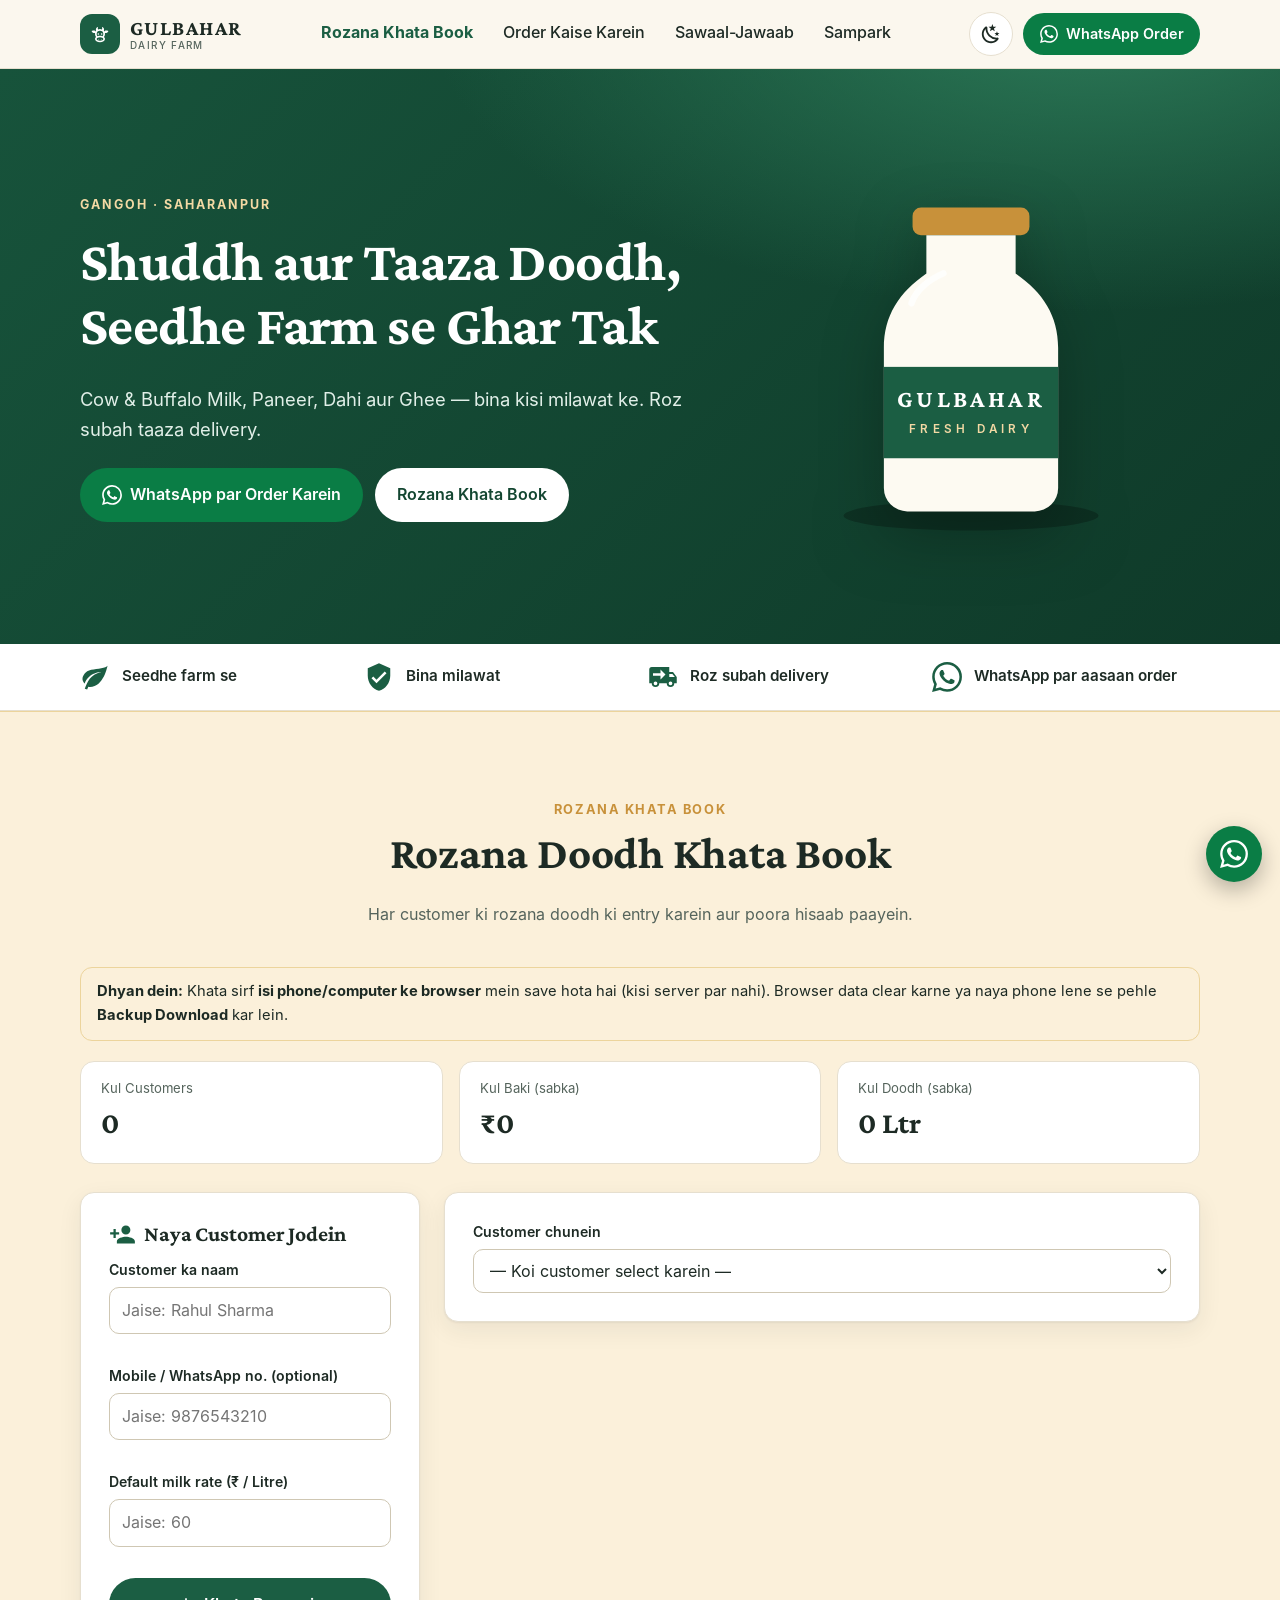
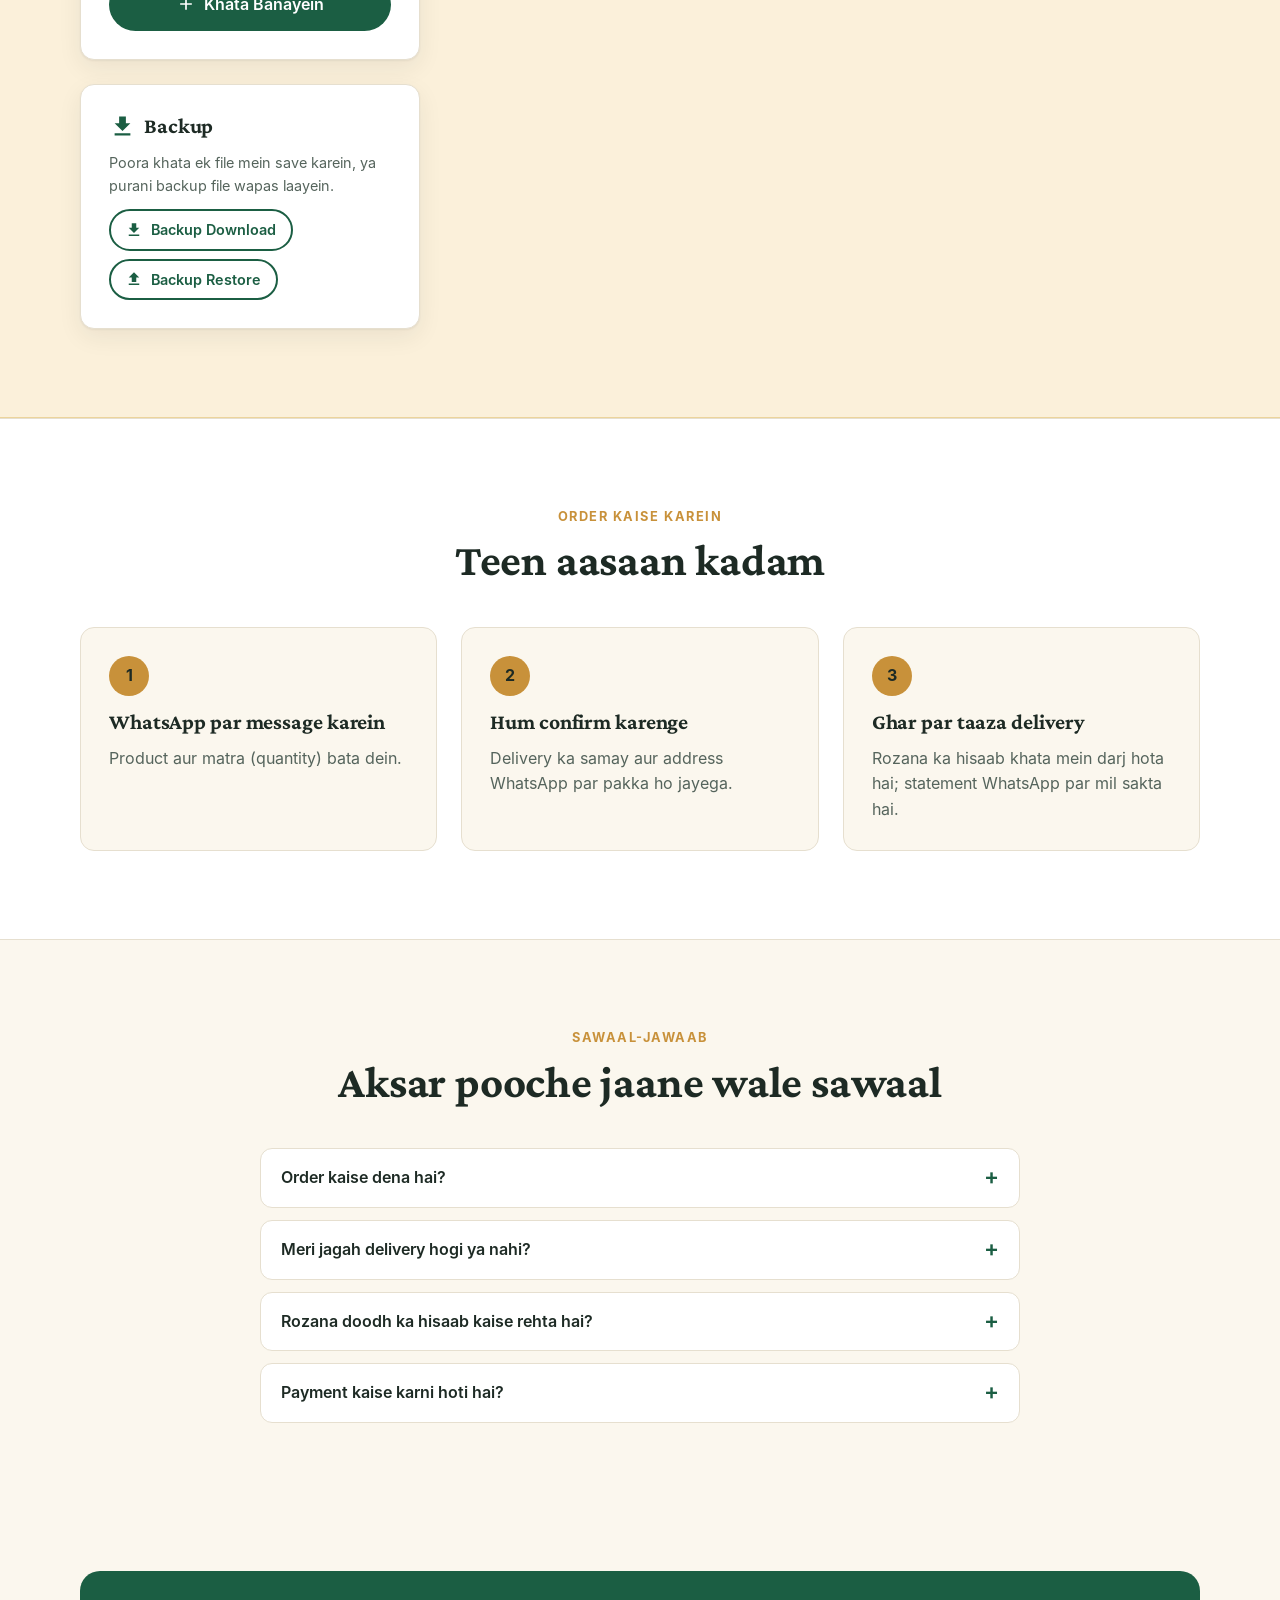
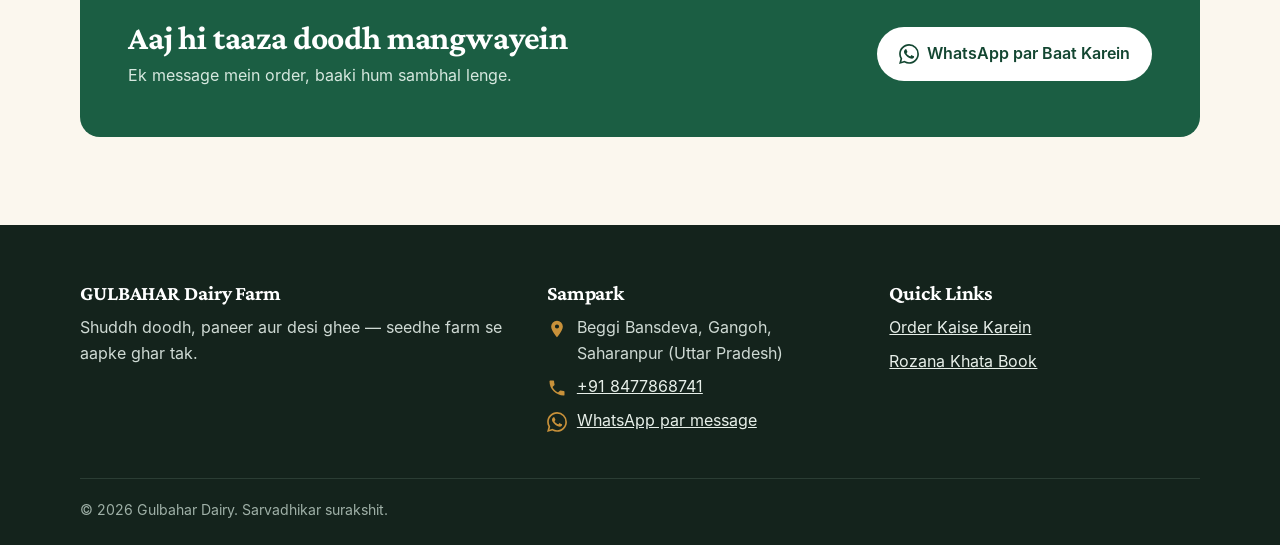
<file: index.html>
<!DOCTYPE html>
<html lang="hi-Latn">
<head>
  <meta charset="UTF-8">
  <meta name="viewport" content="width=device-width, initial-scale=1">
  <meta http-equiv="Content-Security-Policy" content="default-src 'none'; script-src 'self'; style-src 'self'; img-src 'self' data:; font-src 'self'; connect-src 'none'; base-uri 'none'; form-action 'self'; object-src 'none'">
  <meta name="referrer" content="strict-origin-when-cross-origin">
  <meta name="theme-color" content="#1b5e43">
  <title>Gulbahar Dairy — Shuddh Doodh, Paneer aur Desi Ghee | Gangoh, Saharanpur</title>
  <meta name="description" content="Gulbahar Dairy, Gangoh (Saharanpur): seedhe farm se taaza doodh, fresh paneer aur pure desi ghee. Roz subah delivery. WhatsApp par order karein.">
  <meta property="og:type" content="website">
  <meta property="og:title" content="Gulbahar Dairy — Shuddh Doodh, Paneer aur Desi Ghee">
  <meta property="og:description" content="Seedhe farm se taaza doodh, fresh paneer aur pure desi ghee. WhatsApp par order karein.">
  <meta property="og:locale" content="hi_IN">
  <link rel="icon" href="assets/favicon.svg" type="image/svg+xml">
  <link rel="preload" href="fonts/inter-400.woff" as="font" type="font/woff" crossorigin>
  <link rel="preload" href="fonts/crimson-pro-700.woff" as="font" type="font/woff" crossorigin>
  <link rel="stylesheet" href="css/style.css">
  <script src="js/theme.js"></script>
  <script type="application/ld+json">
  {
    "@context": "https://schema.org",
    "@type": "Dairy",
    "name": "Gulbahar Dairy",
    "telephone": "+918477868741",
    "address": {
      "@type": "PostalAddress",
      "streetAddress": "Beggi Bansdeva",
      "addressLocality": "Gangoh",
      "addressRegion": "Uttar Pradesh",
      "addressCountry": "IN"
    }
  }
  </script>
</head>
<body>
  <a class="skip-link" href="#main">Seedhe content par jayein</a>

  <!-- Icon sprite (inline, no external requests) -->
  <svg class="sprite" width="0" height="0" aria-hidden="true" focusable="false">
    <symbol id="i-cow" viewBox="0 0 24 24"><path d="M10.5 18a.5.5 0 0 1 .5.5.5.5 0 0 1-.5.5.5.5 0 0 1-.5-.5.5.5 0 0 1 .5-.5m3 0a.5.5 0 0 1 .5.5.5.5 0 0 1-.5.5.5.5 0 0 1-.5-.5.5.5 0 0 1 .5-.5M10 11a1 1 0 0 1 1 1 1 1 0 0 1-1 1 1 1 0 0 1-1-1 1 1 0 0 1 1-1m4 0a1 1 0 0 1 1 1 1 1 0 0 1-1 1 1 1 0 0 1-1-1 1 1 0 0 1 1-1m4 7c0 2.21-2.69 4-6 4s-6-1.79-6-4c0-.9.45-1.73 1.2-2.4-.75-1-1.2-2.25-1.2-3.6l.12-1.22c-.54.15-1.19.15-1.72 0-1.02-.28-2.56-1.43-2.33-2.23s2.14-.95 3.16-.65c.59.17 1.22.6 1.59 1.06l.57-.81C6.79 7.05 7 4 10 3l-.09.14c-.28.44-1 1.83-.24 3.33a6.02 6.02 0 0 1 4.66 0c.76-1.5.04-2.89-.24-3.33L14 3c3 1 3.21 4.05 2.61 5.15l.57.81c.37-.46 1-.89 1.59-1.06 1.02-.3 2.93-.15 3.16.65s-1.31 1.95-2.33 2.23c-.53.15-1.18.15-1.72 0L18 12c0 1.35-.45 2.6-1.2 3.6.75.67 1.2 1.5 1.2 2.4m-6-2c-2.21 0-4 .9-4 2s1.79 2 4 2 4-.9 4-2-1.79-2-4-2m0-2c1.12 0 2.17.21 3.07.56.58-.69.93-1.56.93-2.56a4 4 0 0 0-4-4 4 4 0 0 0-4 4c0 1 .35 1.87.93 2.56.9-.35 1.95-.56 3.07-.56m2.09-10.86"/></symbol>
    <symbol id="i-whatsapp" viewBox="0 0 24 24"><path d="M17.472 14.382c-.297-.149-1.758-.867-2.03-.967-.273-.099-.471-.148-.67.15-.197.297-.767.966-.94 1.164-.173.199-.347.223-.644.075-.297-.15-1.255-.463-2.39-1.475-.883-.788-1.48-1.761-1.653-2.059-.173-.297-.018-.458.13-.606.134-.133.298-.347.446-.52s.198-.298.298-.497c.099-.198.05-.371-.025-.52s-.669-1.612-.916-2.207c-.242-.579-.487-.5-.669-.51a13 13 0 0 0-.57-.01c-.198 0-.52.074-.792.372-.272.297-1.04 1.016-1.04 2.479 0 1.462 1.065 2.875 1.213 3.074s2.096 3.2 5.077 4.487c.709.306 1.262.489 1.694.625.712.227 1.36.195 1.871.118.571-.085 1.758-.719 2.006-1.413s.248-1.289.173-1.413c-.074-.124-.272-.198-.57-.347m-5.421 7.403h-.004a9.87 9.87 0 0 1-5.031-1.378l-.361-.214-3.741.982.998-3.648-.235-.374a9.86 9.86 0 0 1-1.51-5.26c.001-5.45 4.436-9.884 9.888-9.884 2.64 0 5.122 1.03 6.988 2.898a9.82 9.82 0 0 1 2.893 6.994c-.003 5.45-4.437 9.884-9.885 9.884m8.413-18.297A11.82 11.82 0 0 0 12.05 0C5.495 0 .16 5.335.157 11.892c0 2.096.547 4.142 1.588 5.945L.057 24l6.305-1.654a11.9 11.9 0 0 0 5.683 1.448h.005c6.554 0 11.89-5.335 11.893-11.893a11.82 11.82 0 0 0-3.48-8.413"/></symbol>
    <symbol id="i-phone" viewBox="0 0 24 24"><path d="M6.62 10.79c1.44 2.83 3.76 5.15 6.59 6.59l2.2-2.2c.28-.28.67-.36 1.02-.25 1.12.37 2.32.57 3.57.57a1 1 0 0 1 1 1V20a1 1 0 0 1-1 1A17 17 0 0 1 3 4a1 1 0 0 1 1-1h3.5a1 1 0 0 1 1 1c0 1.25.2 2.45.57 3.57.11.35.03.74-.25 1.02z"/></symbol>
    <symbol id="i-pin" viewBox="0 0 24 24"><path d="M12 11.5A2.5 2.5 0 0 1 9.5 9 2.5 2.5 0 0 1 12 6.5 2.5 2.5 0 0 1 14.5 9a2.5 2.5 0 0 1-2.5 2.5M12 2a7 7 0 0 0-7 7c0 5.25 7 13 7 13s7-7.75 7-13a7 7 0 0 0-7-7"/></symbol>
    <symbol id="i-menu" viewBox="0 0 24 24"><path d="M3 6h18v2H3zm0 5h18v2H3zm0 5h18v2H3z"/></symbol>
    <symbol id="i-close" viewBox="0 0 24 24"><path d="M19 6.41 17.59 5 12 10.59 6.41 5 5 6.41 10.59 12 5 17.59 6.41 19 12 13.41 17.59 19 19 17.59 13.41 12z"/></symbol>
    <symbol id="i-shield" viewBox="0 0 24 24"><path d="m10 17-4-4 1.41-1.41L10 14.17l6.59-6.59L18 9m-6-8L3 5v6c0 5.55 3.84 10.74 9 12 5.16-1.26 9-6.45 9-12V5z"/></symbol>
    <symbol id="i-truck" viewBox="0 0 24 24"><path d="M3 4a2 2 0 0 0-2 2v11h2a3 3 0 0 0 3 3 3 3 0 0 0 3-3h6a3 3 0 0 0 3 3 3 3 0 0 0 3-3h2v-5l-3-4h-3V4m-7 2 4 4-4 4v-3H4V9h6m7 .5h2.5l1.97 2.5H17M6 15.5A1.5 1.5 0 0 1 7.5 17 1.5 1.5 0 0 1 6 18.5 1.5 1.5 0 0 1 4.5 17 1.5 1.5 0 0 1 6 15.5m12 0a1.5 1.5 0 0 1 1.5 1.5 1.5 1.5 0 0 1-1.5 1.5 1.5 1.5 0 0 1-1.5-1.5 1.5 1.5 0 0 1 1.5-1.5"/></symbol>
    <symbol id="i-leaf" viewBox="0 0 24 24"><path d="M17 8C8 10 5.9 16.17 3.82 21.34l1.89.66.95-2.3c.48.17.98.3 1.34.3C19 20 22 3 22 3c-1 2-8 2.25-13 3.25S2 11.5 2 13.5s1.75 3.75 1.75 3.75C7 8 17 8 17 8"/></symbol>
    <symbol id="i-book" viewBox="0 0 24 24"><path d="m19 2-5 4.5v11l5-4.5zM6.5 5C4.55 5 2.45 5.4 1 6.5v14.66c0 .25.25.5.5.5.1 0 .15-.07.25-.07 1.35-.65 3.3-1.09 4.75-1.09 1.95 0 4.05.4 5.5 1.5 1.35-.85 3.8-1.5 5.5-1.5 1.65 0 3.35.31 4.75 1.06.1.05.15.03.25.03.25 0 .5-.25.5-.5V6.5c-.6-.45-1.25-.75-2-1V19c-1.1-.35-2.3-.5-3.5-.5-1.7 0-4.15.65-5.5 1.5V6.5C10.55 5.4 8.45 5 6.5 5"/></symbol>
    <symbol id="i-home" viewBox="0 0 24 24"><path d="m12 5.69 5 4.5V18h-2v-6H9v6H7v-7.81zM12 3 2 12h3v8h6v-6h2v6h6v-8h3"/></symbol>
    <symbol id="i-trash" viewBox="0 0 24 24"><path d="M9 3v1H4v2h1v13a2 2 0 0 0 2 2h10a2 2 0 0 0 2-2V6h1V4h-5V3zM7 6h10v13H7zm2 2v9h2V8zm4 0v9h2V8z"/></symbol>
    <symbol id="i-user" viewBox="0 0 24 24"><path d="M15 14c-2.67 0-8 1.33-8 4v2h16v-2c0-2.67-5.33-4-8-4m-9-4V7H4v3H1v2h3v3h2v-3h3v-2m6 2a4 4 0 0 0 4-4 4 4 0 0 0-4-4 4 4 0 0 0-4 4 4 4 0 0 0 4 4"/></symbol>
    <symbol id="i-plus" viewBox="0 0 24 24"><path d="M19 13h-6v6h-2v-6H5v-2h6V5h2v6h6z"/></symbol>
    <symbol id="i-download" viewBox="0 0 24 24"><path d="M5 20h14v-2H5m14-9h-4V3H9v6H5l7 7z"/></symbol>
    <symbol id="i-upload" viewBox="0 0 24 24"><path d="M9 16v-6H5l7-7 7 7h-4v6zm-4 4v-2h14v2z"/></symbol>
    <symbol id="i-sun" viewBox="0 0 24 24"><path d="M12 7a5 5 0 0 1 5 5 5 5 0 0 1-5 5 5 5 0 0 1-5-5 5 5 0 0 1 5-5m0 2a3 3 0 0 0-3 3 3 3 0 0 0 3 3 3 3 0 0 0 3-3 3 3 0 0 0-3-3m0-7 2.39 3.42C13.65 5.15 12.84 5 12 5s-1.65.15-2.39.42zM3.34 7l4.16-.35A7.2 7.2 0 0 0 5.94 8.5c-.44.74-.69 1.5-.83 2.29zm.02 10 1.76-3.77a7.131 7.131 0 0 0 2.38 4.14zM20.65 7l-1.77 3.79a7.02 7.02 0 0 0-2.38-4.15zm-.01 10-4.14.36c.59-.51 1.12-1.14 1.54-1.86.42-.73.69-1.5.83-2.29zM12 22l-2.41-3.44c.74.27 1.55.44 2.41.44.82 0 1.63-.17 2.37-.44z"/></symbol>
    <symbol id="i-moon" viewBox="0 0 24 24"><path d="m17.75 4.09-2.53 1.94.91 3.06-2.63-1.81-2.63 1.81.91-3.06-2.53-1.94L12.44 4l1.06-3 1.06 3zm3.5 6.91-1.64 1.25.59 1.98-1.7-1.17-1.7 1.17.59-1.98L15.75 11l2.06-.05L18.5 9l.69 1.95zm-2.28 4.95c.83-.08 1.72 1.1 1.19 1.85-.32.45-.66.87-1.08 1.27C15.17 23 8.84 23 4.94 19.07c-3.91-3.9-3.91-10.24 0-14.14.4-.4.82-.76 1.27-1.08.75-.53 1.93.36 1.85 1.19-.27 2.86.69 5.83 2.89 8.02a9.96 9.96 0 0 0 8.02 2.89m-1.64 2.02a12.08 12.08 0 0 1-7.8-3.47c-2.17-2.19-3.33-5-3.49-7.82-2.81 3.14-2.7 7.96.31 10.98 3.02 3.01 7.84 3.12 10.98.31"/></symbol>
  </svg>
<header class="site-header">
    <div class="container header-inner">
      <a class="brand" href="#home" aria-label="Gulbahar Dairy — Home">
        <span class="brand-mark"><svg class="icon" aria-hidden="true"><use href="#i-cow"/></svg></span>
        <span class="brand-name">GULBAHAR<small>DAIRY FARM</small></span>
      </a>
      <nav class="nav" id="site-nav" aria-label="Main menu">
        <a href="#khata-book" class="nav-khata">Rozana Khata Book</a>
        <a href="#how">Order Kaise Karein</a>
        <a href="#faq">Sawaal-Jawaab</a>
        <a href="#contact">Sampark</a>
      </nav>
      <div class="header-cta">
        <button class="theme-toggle" type="button" aria-label="Dark mode chalu karein" title="Dark / Light mode"><svg class="icon ic-moon" aria-hidden="true"><use href="#i-moon"/></svg><svg class="icon ic-sun" aria-hidden="true"><use href="#i-sun"/></svg></button>
        <a class="btn btn-wa btn-sm" href="https://wa.me/918477868741?text=Hello%20Gulbahar%20Dairy%2C%20mujhe%20doodh%20ka%20order%20dena%20hai." target="_blank" rel="noopener noreferrer">
          <svg class="icon" aria-hidden="true"><use href="#i-whatsapp"/></svg><span>WhatsApp Order</span>
        </a>
        <button class="nav-toggle" type="button" aria-expanded="false" aria-controls="site-nav" aria-label="Menu kholein">
          <svg class="icon" aria-hidden="true"><use href="#i-menu"/></svg>
        </button>
      </div>
    </div>
  </header>

  <main id="main">
    <section class="hero" id="home">
      <div class="container hero-grid">
        <div>
          <span class="eyebrow">Gangoh · Saharanpur</span>
          <h1>Shuddh aur Taaza Doodh, Seedhe Farm se Ghar Tak</h1>
          <p class="lead">Cow &amp; Buffalo Milk, Paneer, Dahi aur Ghee &mdash; bina kisi milawat ke. Roz subah taaza delivery.</p>
          <div class="hero-actions">
            <a class="btn btn-wa" href="https://wa.me/918477868741?text=Hello%20Gulbahar%20Dairy%2C%20mujhe%20doodh%20ka%20order%20dena%20hai." target="_blank" rel="noopener noreferrer">
              <svg class="icon" aria-hidden="true"><use href="#i-whatsapp"/></svg>WhatsApp par Order Karein
            </a>
            <a class="btn btn-light" href="#khata-book">Rozana Khata Book</a>
          </div>
        </div>
        <div class="hero-art" aria-hidden="true">
          <svg viewBox="0 0 320 360" role="img" focusable="false">
            <ellipse cx="160" cy="330" rx="120" ry="14" fill="rgba(0,0,0,.25)"/>
            <rect x="105" y="40" width="110" height="26" rx="8" fill="#c8913a"/>
            <path d="M118 66h84v36c26 18 40 40 40 70v132a22 22 0 0 1-22 22H100a22 22 0 0 1-22-22V172c0-30 14-52 40-70z" fill="#fdfaf2"/>
            <rect x="78" y="190" width="164" height="86" fill="#1b5e43"/>
            <text x="160" y="228" text-anchor="middle" font-family="'Crimson Pro', Georgia, serif" font-weight="700" font-size="23" fill="#fff" letter-spacing="3">GULBAHAR</text>
            <text x="160" y="252" text-anchor="middle" font-family="Inter, sans-serif" font-weight="600" font-size="11" fill="#f3d9a4" letter-spacing="4">FRESH DAIRY</text>
            <path d="M104 130c4-12 16-22 30-28" stroke="#fff" stroke-opacity=".8" stroke-width="6" stroke-linecap="round" fill="none"/>
          </svg>
        </div>
      </div>
    </section>

    <section class="trust" aria-label="Hamari khaasiyat">
      <div class="container">
        <ul class="trust-list">
          <li><svg class="icon" aria-hidden="true"><use href="#i-leaf"/></svg>Seedhe farm se</li>
          <li><svg class="icon" aria-hidden="true"><use href="#i-shield"/></svg>Bina milawat</li>
          <li><svg class="icon" aria-hidden="true"><use href="#i-truck"/></svg>Roz subah delivery</li>
          <li><svg class="icon" aria-hidden="true"><use href="#i-whatsapp"/></svg>WhatsApp par aasaan order</li>
        </ul>
      </div>
    </section>

    <section class="section section-khata" id="khata-book">
      <div class="container">
        <div class="section-head">
          <span class="kicker">Rozana Khata Book</span>
          <h2>Rozana Doodh Khata Book</h2>
          <p>Har customer ki rozana doodh ki entry karein aur poora hisaab paayein.</p>
        </div>
    <div class="notice warn" id="storageWarn" hidden>
      Is browser mein data save nahi ho pa raha (private mode ya storage full). Entry band karne par kho sakti hai &mdash; "Backup Download" zaroor karein.
    </div>
    <div class="notice">
      <strong>Dhyan dein:</strong> Khata sirf <strong>isi phone/computer ke browser</strong> mein save hota hai (kisi server par nahi). Browser data clear karne ya naya phone lene se pehle <strong>Backup Download</strong> kar lein.
    </div>

    <section class="stats" aria-label="Kul jaankari">
      <div class="stat"><span>Kul Customers</span><strong id="statCustomers">0</strong></div>
      <div class="stat"><span>Kul Baki (sabka)</span><strong id="statDue">₹0</strong></div>
      <div class="stat"><span>Kul Doodh (sabka)</span><strong id="statMilk">0 Ltr</strong></div>
    </section>

    <div class="khata-grid">
      <aside class="stack">
        <section class="card" aria-labelledby="addTitle">
          <h3 id="addTitle"><svg class="icon" aria-hidden="true"><use href="#i-user"/></svg>Naya Customer Jodein</h3>
          <form id="customerForm" novalidate>
            <div class="field">
              <label for="custName">Customer ka naam</label>
              <input type="text" id="custName" maxlength="60" autocomplete="off" placeholder="Jaise: Rahul Sharma" required aria-describedby="custNameErr">
              <div class="error-text" id="custNameErr" role="alert"></div>
            </div>
            <div class="field">
              <label for="custPhone">Mobile / WhatsApp no. (optional)</label>
              <input type="tel" id="custPhone" inputmode="numeric" maxlength="15" autocomplete="off" placeholder="Jaise: 9876543210" aria-describedby="custPhoneErr">
              <div class="error-text" id="custPhoneErr" role="alert"></div>
            </div>
            <div class="field">
              <label for="custRate">Default milk rate (₹ / Litre)</label>
              <input type="number" id="custRate" min="1" max="10000" step="0.5" inputmode="decimal" placeholder="Jaise: 60" required aria-describedby="custRateErr">
              <div class="error-text" id="custRateErr" role="alert"></div>
            </div>
            <button class="btn btn-primary btn-block" type="submit"><svg class="icon" aria-hidden="true"><use href="#i-plus"/></svg>Khata Banayein</button>
          </form>
        </section>

        <section class="card" aria-labelledby="backupTitle">
          <h3 id="backupTitle"><svg class="icon" aria-hidden="true"><use href="#i-download"/></svg>Backup</h3>
          <p class="muted-note">Poora khata ek file mein save karein, ya purani backup file wapas laayein.</p>
          <div class="btn-row">
            <button class="btn btn-outline btn-sm" type="button" id="exportBtn"><svg class="icon" aria-hidden="true"><use href="#i-download"/></svg>Backup Download</button>
            <button class="btn btn-outline btn-sm" type="button" id="importBtn"><svg class="icon" aria-hidden="true"><use href="#i-upload"/></svg>Backup Restore</button>
            <input type="file" id="importFile" accept="application/json,.json" class="sr-only" tabindex="-1" aria-label="Backup file chunein">
          </div>
        </section>
      </aside>

      <div class="stack">
        <section class="card" aria-label="Customer chunein">
          <div class="picker">
            <div class="field">
              <label for="customerSelect">Customer chunein</label>
              <select id="customerSelect"><option value="">— Koi customer select karein —</option></select>
            </div>
            <div class="balance-box" id="customerSummary" hidden>
              <span id="balanceLabel">Total unpaid balance</span>
              <strong id="currentBalance">₹0</strong>
            </div>
          </div>
        </section>

        <section class="card" id="entrySection" aria-labelledby="entryTitle" hidden>
          <div class="card-head">
            <h3 id="entryTitle"><svg class="icon" aria-hidden="true"><use href="#i-plus"/></svg>Rozana Doodh / Jama Entry</h3>
            <strong id="selectedName"></strong>
          </div>
          <form id="entryForm" novalidate>
            <div class="row-2">
              <div class="field">
                <label for="entryDate">Tarikh</label>
                <input type="date" id="entryDate" required>
                <div class="error-text" id="entryDateErr" role="alert"></div>
              </div>
              <div class="field">
                <label for="entryType">Entry type</label>
                <select id="entryType">
                  <option value="milk">Doodh diya (Debit)</option>
                  <option value="payment">Paise jama kiye (Credit)</option>
                </select>
              </div>
            </div>
            <div class="row-2" id="milkFields">
              <div class="field">
                <label for="entryShift">Shift</label>
                <select id="entryShift">
                  <option value="Subah">Subah (Morning)</option>
                  <option value="Shaam">Shaam (Evening)</option>
                </select>
              </div>
              <div class="field">
                <label for="entryLitres">Doodh (Litre)</label>
                <input type="number" id="entryLitres" min="0.05" max="1000" step="0.05" inputmode="decimal" placeholder="Jaise: 2">
                <div class="error-text" id="entryLitresErr" role="alert"></div>
              </div>
            </div>
            <div class="field" id="paymentFields" hidden>
              <label for="entryAmount">Jama rashi (₹)</label>
              <input type="number" id="entryAmount" min="1" max="10000000" step="0.5" inputmode="decimal" placeholder="Jaise: 500">
              <div class="error-text" id="entryAmountErr" role="alert"></div>
            </div>
            <button class="btn btn-primary btn-block" type="submit">Entry Save Karein</button>
          </form>
        </section>

        <section class="card" id="historySection" aria-labelledby="historyTitle" hidden>
          <div class="card-head">
            <h3 id="historyTitle"><svg class="icon" aria-hidden="true"><use href="#i-book"/></svg>Passbook / Ledger</h3>
            <div class="btn-row">
              <button class="btn btn-wa btn-sm" type="button" id="billBtn"><svg class="icon" aria-hidden="true"><use href="#i-whatsapp"/></svg>WhatsApp Bill</button>
              <button class="btn btn-danger btn-sm" type="button" id="deleteCustBtn"><svg class="icon" aria-hidden="true"><use href="#i-trash"/></svg>Customer Delete</button>
            </div>
          </div>
          <div class="table-wrap" tabindex="0" role="region" aria-label="Ledger table">
            <table>
              <caption class="sr-only">Customer ka rozana doodh aur jama ka hisaab</caption>
              <thead>
                <tr>
                  <th scope="col">Tarikh</th>
                  <th scope="col">Details</th>
                  <th scope="col" class="num">Doodh</th>
                  <th scope="col" class="num">Hisaab (₹)</th>
                  <th scope="col" class="num">Baki (₹)</th>
                  <th scope="col"><span class="sr-only">Action</span></th>
                </tr>
              </thead>
              <tbody id="ledgerBody"></tbody>
            </table>
          </div>
        </section>
      </div>
    </div>
      </div>
    </section>

    <section class="section section-alt" id="how">
      <div class="container">
        <div class="section-head">
          <span class="kicker">Order Kaise Karein</span>
          <h2>Teen aasaan kadam</h2>
        </div>
        <ol class="steps">
          <li><h3>WhatsApp par message karein</h3><p>Product aur matra (quantity) bata dein.</p></li>
          <li><h3>Hum confirm karenge</h3><p>Delivery ka samay aur address WhatsApp par pakka ho jayega.</p></li>
          <li><h3>Ghar par taaza delivery</h3><p>Rozana ka hisaab khata mein darj hota hai; statement WhatsApp par mil sakta hai.</p></li>
        </ol>
      </div>
    </section>

    <section class="section" id="faq">
      <div class="container">
        <div class="section-head">
          <span class="kicker">Sawaal-Jawaab</span>
          <h2>Aksar pooche jaane wale sawaal</h2>
        </div>
        <div class="faq">
          <details><summary>Order kaise dena hai?</summary><p>Upar "WhatsApp Order" button dabayein ya seedhe +91 8477868741 par WhatsApp message bhejein.</p></details>
          <details><summary>Meri jagah delivery hogi ya nahi?</summary><p>Apna address WhatsApp par bhejein, hum bata denge ki aapke area mein delivery ho sakti hai ya nahi.</p></details>
          <details><summary>Rozana doodh ka hisaab kaise rehta hai?</summary><p>Har customer ka alag khata rakha jata hai. Aap jab chahein, WhatsApp par apna statement maang sakte hain.</p></details>
          <details><summary>Payment kaise karni hoti hai?</summary><p>Payment ke tareeke aur samay WhatsApp par aapse tay kiye jate hain.</p></details>
        </div>
      </div>
    </section>

    <section class="section section-flush">
      <div class="container">
        <div class="cta-band">
          <div>
            <h2>Aaj hi taaza doodh mangwayein</h2>
            <p>Ek message mein order, baaki hum sambhal lenge.</p>
          </div>
          <a class="btn btn-light" href="https://wa.me/918477868741?text=Hello%20Gulbahar%20Dairy%2C%20mujhe%20doodh%20ka%20order%20dena%20hai." target="_blank" rel="noopener noreferrer">
            <svg class="icon" aria-hidden="true"><use href="#i-whatsapp"/></svg>WhatsApp par Baat Karein
          </a>
        </div>
      </div>
    </section>
  </main>

  <footer class="site-footer" id="contact">
    <div class="container">
      <div class="footer-grid">
        <div>
          <h3>GULBAHAR Dairy Farm</h3>
          <p>Shuddh doodh, paneer aur desi ghee &mdash; seedhe farm se aapke ghar tak.</p>
        </div>
        <div>
          <h3>Sampark</h3>
          <ul>
            <li><svg class="icon" aria-hidden="true"><use href="#i-pin"/></svg><span>Beggi Bansdeva, Gangoh,<br>Saharanpur (Uttar Pradesh)</span></li>
            <li><svg class="icon" aria-hidden="true"><use href="#i-phone"/></svg><a href="tel:+918477868741">+91 8477868741</a></li>
            <li><svg class="icon" aria-hidden="true"><use href="#i-whatsapp"/></svg><a href="https://wa.me/918477868741" target="_blank" rel="noopener noreferrer">WhatsApp par message</a></li>
          </ul>
        </div>
        <div>
          <h3>Quick Links</h3>
          <ul>
            <li><a href="#how">Order Kaise Karein</a></li>
            <li><a href="#khata-book">Rozana Khata Book</a></li>
          </ul>
        </div>
      </div>
      <div class="copyright">
        <span>&copy; <span id="year">2026</span> Gulbahar Dairy. Sarvadhikar surakshit.</span>
      </div>
    </div>
  </footer>

  <a class="float-wa" href="https://wa.me/918477868741?text=Hello%20Gulbahar%20Dairy%2C%20mujhe%20doodh%20chahiye." target="_blank" rel="noopener noreferrer" aria-label="WhatsApp par baat karein">
    <svg class="icon" aria-hidden="true"><use href="#i-whatsapp"/></svg>
  </a>

  <dialog id="confirmDialog" aria-labelledby="confirmTitle">
    <form method="dialog">
      <h2 id="confirmTitle">Pakka?</h2>
      <p id="confirmMsg"></p>
      <menu>
        <button class="btn btn-outline btn-sm" value="cancel">Nahi</button>
        <button class="btn btn-primary btn-sm" value="ok" id="confirmOk">Haan</button>
      </menu>
    </form>
  </dialog>

  <div class="toast" id="toast" role="status" aria-live="polite"></div>

  <script src="js/site.js"></script>
  <script src="js/khata.js"></script>
</body>
</html>
</file>
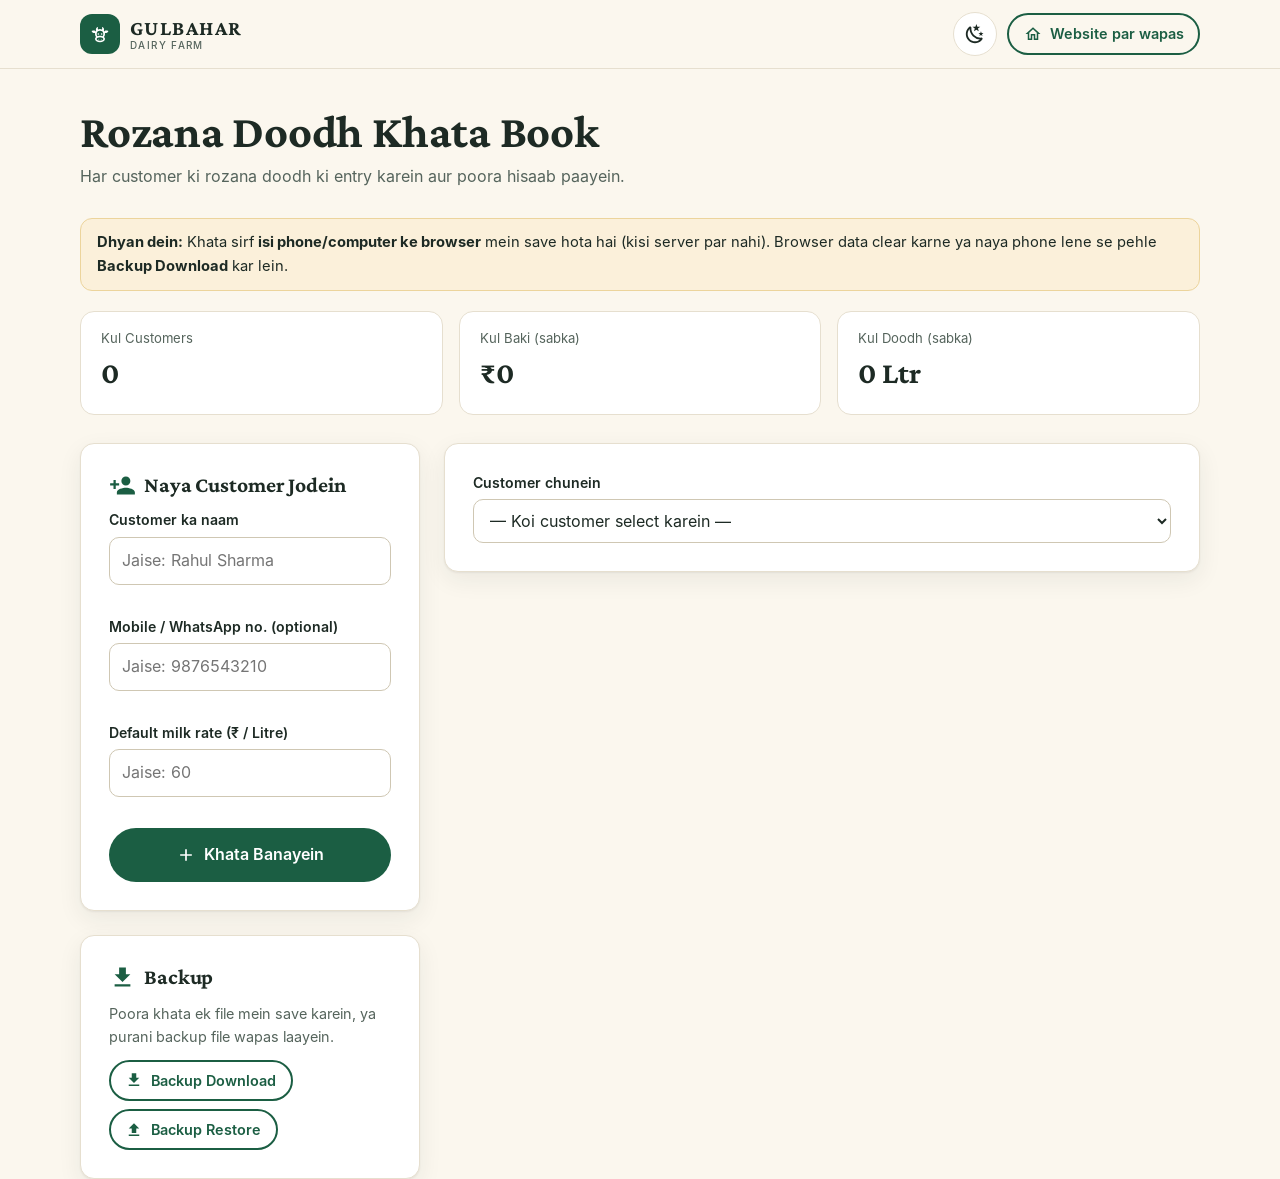
<file: khata.html>
<!DOCTYPE html>
<html lang="hi-Latn">
<head>
  <meta charset="UTF-8">
  <meta name="viewport" content="width=device-width, initial-scale=1">
  <meta http-equiv="Content-Security-Policy" content="default-src 'none'; script-src 'self'; style-src 'self'; img-src 'self' data:; font-src 'self'; connect-src 'none'; base-uri 'none'; form-action 'self'; object-src 'none'">
  <meta name="referrer" content="no-referrer">
  <meta name="robots" content="noindex, nofollow">
  <meta name="theme-color" content="#1b5e43">
  <title>Rozana Doodh Khata — Gulbahar Dairy</title>
  <link rel="icon" href="assets/favicon.svg" type="image/svg+xml">
  <link rel="preload" href="fonts/inter-400.woff" as="font" type="font/woff" crossorigin>
  <link rel="preload" href="fonts/crimson-pro-700.woff" as="font" type="font/woff" crossorigin>
  <link rel="stylesheet" href="css/style.css">
  <script src="js/theme.js"></script>
</head>
<body>
  <a class="skip-link" href="#main">Seedhe content par jayein</a>

  <svg class="sprite" width="0" height="0" aria-hidden="true" focusable="false">
    <symbol id="i-cow" viewBox="0 0 24 24"><path d="M10.5 18a.5.5 0 0 1 .5.5.5.5 0 0 1-.5.5.5.5 0 0 1-.5-.5.5.5 0 0 1 .5-.5m3 0a.5.5 0 0 1 .5.5.5.5 0 0 1-.5.5.5.5 0 0 1-.5-.5.5.5 0 0 1 .5-.5M10 11a1 1 0 0 1 1 1 1 1 0 0 1-1 1 1 1 0 0 1-1-1 1 1 0 0 1 1-1m4 0a1 1 0 0 1 1 1 1 1 0 0 1-1 1 1 1 0 0 1-1-1 1 1 0 0 1 1-1m4 7c0 2.21-2.69 4-6 4s-6-1.79-6-4c0-.9.45-1.73 1.2-2.4-.75-1-1.2-2.25-1.2-3.6l.12-1.22c-.54.15-1.19.15-1.72 0-1.02-.28-2.56-1.43-2.33-2.23s2.14-.95 3.16-.65c.59.17 1.22.6 1.59 1.06l.57-.81C6.79 7.05 7 4 10 3l-.09.14c-.28.44-1 1.83-.24 3.33a6.02 6.02 0 0 1 4.66 0c.76-1.5.04-2.89-.24-3.33L14 3c3 1 3.21 4.05 2.61 5.15l.57.81c.37-.46 1-.89 1.59-1.06 1.02-.3 2.93-.15 3.16.65s-1.31 1.95-2.33 2.23c-.53.15-1.18.15-1.72 0L18 12c0 1.35-.45 2.6-1.2 3.6.75.67 1.2 1.5 1.2 2.4m-6-2c-2.21 0-4 .9-4 2s1.79 2 4 2 4-.9 4-2-1.79-2-4-2m0-2c1.12 0 2.17.21 3.07.56.58-.69.93-1.56.93-2.56a4 4 0 0 0-4-4 4 4 0 0 0-4 4c0 1 .35 1.87.93 2.56.9-.35 1.95-.56 3.07-.56m2.09-10.86"/></symbol>
    <symbol id="i-bottle" viewBox="0 0 24 24"><path d="M18.32 8H5.67l-.44-4h13.54M12 19a3 3 0 0 1-3-3c0-2 3-5.4 3-5.4s3 3.4 3 5.4a3 3 0 0 1-3 3M3 2l2 18.23c.13 1 .97 1.77 2 1.77h10c1 0 1.87-.77 2-1.77L21 2z"/></symbol>
    <symbol id="i-cube" viewBox="0 0 24 24"><path d="M11 17.5c0-.83.67-1.5 1.5-1.5.29 0 .56.09.79.23l7.46-4.3c-.4-.71-.85-1.38-1.34-2.03a.9.9 0 0 1-.41.1c-.55 0-1-.45-1-1 0-.2.08-.38.18-.54A17.7 17.7 0 0 0 12 4.25C11.85 5.24 11 6 10 6a2 2 0 0 1-2-2c0-.28.06-.55.16-.79C7.3 3.08 6.41 3 5.5 3c-.17 0-.33 0-.5.03v6.02a2.5 2.5 0 0 1 0 4.9V21l6-3.46zM14 9a2 2 0 1 1 0 4c-1.11 0-2-.89-2-2s.9-2 2-2m-5 7c-.55 0-1-.45-1-1s.45-1 1-1 1 .45 1 1-.45 1-1 1m0-6c-.55 0-1-.45-1-1s.45-1 1-1 1 .45 1 1-.45 1-1 1"/></symbol>
    <symbol id="i-jar" viewBox="0 0 24 24"><path d="M19 19c0 1.11-.89 2-2 2H7a2 2 0 0 1-2-2v-7H3v-2h18v2h-2M8 1.5a3.35 3.35 0 0 0 0 6.7h1.53c.39 0 .76.1 1.08.3h2.02c-.58-1.05-1.77-1.75-3.1-1.75H8c-1 0-1.85-.98-1.85-2S7 3 8 3m4.85-1c0 1-.85 1.85-1.85 1.85v1.5c1.92 0 3.5 1.35 3.89 3.15h1.53a5.54 5.54 0 0 0-3.07-4.12c.62-.61 1-1.45 1-2.38Z"/></symbol>
    <symbol id="i-whatsapp" viewBox="0 0 24 24"><path d="M17.472 14.382c-.297-.149-1.758-.867-2.03-.967-.273-.099-.471-.148-.67.15-.197.297-.767.966-.94 1.164-.173.199-.347.223-.644.075-.297-.15-1.255-.463-2.39-1.475-.883-.788-1.48-1.761-1.653-2.059-.173-.297-.018-.458.13-.606.134-.133.298-.347.446-.52s.198-.298.298-.497c.099-.198.05-.371-.025-.52s-.669-1.612-.916-2.207c-.242-.579-.487-.5-.669-.51a13 13 0 0 0-.57-.01c-.198 0-.52.074-.792.372-.272.297-1.04 1.016-1.04 2.479 0 1.462 1.065 2.875 1.213 3.074s2.096 3.2 5.077 4.487c.709.306 1.262.489 1.694.625.712.227 1.36.195 1.871.118.571-.085 1.758-.719 2.006-1.413s.248-1.289.173-1.413c-.074-.124-.272-.198-.57-.347m-5.421 7.403h-.004a9.87 9.87 0 0 1-5.031-1.378l-.361-.214-3.741.982.998-3.648-.235-.374a9.86 9.86 0 0 1-1.51-5.26c.001-5.45 4.436-9.884 9.888-9.884 2.64 0 5.122 1.03 6.988 2.898a9.82 9.82 0 0 1 2.893 6.994c-.003 5.45-4.437 9.884-9.885 9.884m8.413-18.297A11.82 11.82 0 0 0 12.05 0C5.495 0 .16 5.335.157 11.892c0 2.096.547 4.142 1.588 5.945L.057 24l6.305-1.654a11.9 11.9 0 0 0 5.683 1.448h.005c6.554 0 11.89-5.335 11.893-11.893a11.82 11.82 0 0 0-3.48-8.413"/></symbol>
    <symbol id="i-phone" viewBox="0 0 24 24"><path d="M6.62 10.79c1.44 2.83 3.76 5.15 6.59 6.59l2.2-2.2c.28-.28.67-.36 1.02-.25 1.12.37 2.32.57 3.57.57a1 1 0 0 1 1 1V20a1 1 0 0 1-1 1A17 17 0 0 1 3 4a1 1 0 0 1 1-1h3.5a1 1 0 0 1 1 1c0 1.25.2 2.45.57 3.57.11.35.03.74-.25 1.02z"/></symbol>
    <symbol id="i-pin" viewBox="0 0 24 24"><path d="M12 11.5A2.5 2.5 0 0 1 9.5 9 2.5 2.5 0 0 1 12 6.5 2.5 2.5 0 0 1 14.5 9a2.5 2.5 0 0 1-2.5 2.5M12 2a7 7 0 0 0-7 7c0 5.25 7 13 7 13s7-7.75 7-13a7 7 0 0 0-7-7"/></symbol>
    <symbol id="i-menu" viewBox="0 0 24 24"><path d="M3 6h18v2H3zm0 5h18v2H3zm0 5h18v2H3z"/></symbol>
    <symbol id="i-close" viewBox="0 0 24 24"><path d="M19 6.41 17.59 5 12 10.59 6.41 5 5 6.41 10.59 12 5 17.59 6.41 19 12 13.41 17.59 19 19 17.59 13.41 12z"/></symbol>
    <symbol id="i-shield" viewBox="0 0 24 24"><path d="m10 17-4-4 1.41-1.41L10 14.17l6.59-6.59L18 9m-6-8L3 5v6c0 5.55 3.84 10.74 9 12 5.16-1.26 9-6.45 9-12V5z"/></symbol>
    <symbol id="i-truck" viewBox="0 0 24 24"><path d="M3 4a2 2 0 0 0-2 2v11h2a3 3 0 0 0 3 3 3 3 0 0 0 3-3h6a3 3 0 0 0 3 3 3 3 0 0 0 3-3h2v-5l-3-4h-3V4m-7 2 4 4-4 4v-3H4V9h6m7 .5h2.5l1.97 2.5H17M6 15.5A1.5 1.5 0 0 1 7.5 17 1.5 1.5 0 0 1 6 18.5 1.5 1.5 0 0 1 4.5 17 1.5 1.5 0 0 1 6 15.5m12 0a1.5 1.5 0 0 1 1.5 1.5 1.5 1.5 0 0 1-1.5 1.5 1.5 1.5 0 0 1-1.5-1.5 1.5 1.5 0 0 1 1.5-1.5"/></symbol>
    <symbol id="i-leaf" viewBox="0 0 24 24"><path d="M17 8C8 10 5.9 16.17 3.82 21.34l1.89.66.95-2.3c.48.17.98.3 1.34.3C19 20 22 3 22 3c-1 2-8 2.25-13 3.25S2 11.5 2 13.5s1.75 3.75 1.75 3.75C7 8 17 8 17 8"/></symbol>
    <symbol id="i-book" viewBox="0 0 24 24"><path d="m19 2-5 4.5v11l5-4.5zM6.5 5C4.55 5 2.45 5.4 1 6.5v14.66c0 .25.25.5.5.5.1 0 .15-.07.25-.07 1.35-.65 3.3-1.09 4.75-1.09 1.95 0 4.05.4 5.5 1.5 1.35-.85 3.8-1.5 5.5-1.5 1.65 0 3.35.31 4.75 1.06.1.05.15.03.25.03.25 0 .5-.25.5-.5V6.5c-.6-.45-1.25-.75-2-1V19c-1.1-.35-2.3-.5-3.5-.5-1.7 0-4.15.65-5.5 1.5V6.5C10.55 5.4 8.45 5 6.5 5"/></symbol>
    <symbol id="i-home" viewBox="0 0 24 24"><path d="m12 5.69 5 4.5V18h-2v-6H9v6H7v-7.81zM12 3 2 12h3v8h6v-6h2v6h6v-8h3"/></symbol>
    <symbol id="i-trash" viewBox="0 0 24 24"><path d="M9 3v1H4v2h1v13a2 2 0 0 0 2 2h10a2 2 0 0 0 2-2V6h1V4h-5V3zM7 6h10v13H7zm2 2v9h2V8zm4 0v9h2V8z"/></symbol>
    <symbol id="i-user" viewBox="0 0 24 24"><path d="M15 14c-2.67 0-8 1.33-8 4v2h16v-2c0-2.67-5.33-4-8-4m-9-4V7H4v3H1v2h3v3h2v-3h3v-2m6 2a4 4 0 0 0 4-4 4 4 0 0 0-4-4 4 4 0 0 0-4 4 4 4 0 0 0 4 4"/></symbol>
    <symbol id="i-plus" viewBox="0 0 24 24"><path d="M19 13h-6v6h-2v-6H5v-2h6V5h2v6h6z"/></symbol>
    <symbol id="i-download" viewBox="0 0 24 24"><path d="M5 20h14v-2H5m14-9h-4V3H9v6H5l7 7z"/></symbol>
    <symbol id="i-upload" viewBox="0 0 24 24"><path d="M9 16v-6H5l7-7 7 7h-4v6zm-4 4v-2h14v2z"/></symbol>
    <symbol id="i-sun" viewBox="0 0 24 24"><path d="M12 7a5 5 0 0 1 5 5 5 5 0 0 1-5 5 5 5 0 0 1-5-5 5 5 0 0 1 5-5m0 2a3 3 0 0 0-3 3 3 3 0 0 0 3 3 3 3 0 0 0 3-3 3 3 0 0 0-3-3m0-7 2.39 3.42C13.65 5.15 12.84 5 12 5s-1.65.15-2.39.42zM3.34 7l4.16-.35A7.2 7.2 0 0 0 5.94 8.5c-.44.74-.69 1.5-.83 2.29zm.02 10 1.76-3.77a7.131 7.131 0 0 0 2.38 4.14zM20.65 7l-1.77 3.79a7.02 7.02 0 0 0-2.38-4.15zm-.01 10-4.14.36c.59-.51 1.12-1.14 1.54-1.86.42-.73.69-1.5.83-2.29zM12 22l-2.41-3.44c.74.27 1.55.44 2.41.44.82 0 1.63-.17 2.37-.44z"/></symbol>
    <symbol id="i-moon" viewBox="0 0 24 24"><path d="m17.75 4.09-2.53 1.94.91 3.06-2.63-1.81-2.63 1.81.91-3.06-2.53-1.94L12.44 4l1.06-3 1.06 3zm3.5 6.91-1.64 1.25.59 1.98-1.7-1.17-1.7 1.17.59-1.98L15.75 11l2.06-.05L18.5 9l.69 1.95zm-2.28 4.95c.83-.08 1.72 1.1 1.19 1.85-.32.45-.66.87-1.08 1.27C15.17 23 8.84 23 4.94 19.07c-3.91-3.9-3.91-10.24 0-14.14.4-.4.82-.76 1.27-1.08.75-.53 1.93.36 1.85 1.19-.27 2.86.69 5.83 2.89 8.02a9.96 9.96 0 0 0 8.02 2.89m-1.64 2.02a12.08 12.08 0 0 1-7.8-3.47c-2.17-2.19-3.33-5-3.49-7.82-2.81 3.14-2.7 7.96.31 10.98 3.02 3.01 7.84 3.12 10.98.31"/></symbol>
  </svg>
<header class="site-header">
    <div class="container header-inner">
      <a class="brand" href="index.html" aria-label="Gulbahar Dairy — Home">
        <span class="brand-mark"><svg class="icon" aria-hidden="true"><use href="#i-cow"/></svg></span>
        <span class="brand-name">GULBAHAR<small>DAIRY FARM</small></span>
      </a>
      <div class="header-cta">
        <button class="theme-toggle" type="button" aria-label="Dark mode chalu karein" title="Dark / Light mode"><svg class="icon ic-moon" aria-hidden="true"><use href="#i-moon"/></svg><svg class="icon ic-sun" aria-hidden="true"><use href="#i-sun"/></svg></button>
      <a class="btn btn-outline btn-sm" href="index.html" aria-label="Website par wapas jayein"><svg class="icon" aria-hidden="true"><use href="#i-home"/></svg><span class="label-long">Website par wapas</span></a>
      </div>
    </div>
  </header>

  <main id="main" class="container">
    <div class="page-title">
      <h1>Rozana Doodh Khata Book</h1>
      <p>Har customer ki rozana doodh ki entry karein aur poora hisaab paayein.</p>
    </div>

    <div class="notice warn" id="storageWarn" hidden>
      Is browser mein data save nahi ho pa raha (private mode ya storage full). Entry band karne par kho sakti hai &mdash; "Backup Download" zaroor karein.
    </div>
    <div class="notice">
      <strong>Dhyan dein:</strong> Khata sirf <strong>isi phone/computer ke browser</strong> mein save hota hai (kisi server par nahi). Browser data clear karne ya naya phone lene se pehle <strong>Backup Download</strong> kar lein.
    </div>

    <section class="stats" aria-label="Kul jaankari">
      <div class="stat"><span>Kul Customers</span><strong id="statCustomers">0</strong></div>
      <div class="stat"><span>Kul Baki (sabka)</span><strong id="statDue">₹0</strong></div>
      <div class="stat"><span>Kul Doodh (sabka)</span><strong id="statMilk">0 Ltr</strong></div>
    </section>

    <div class="khata-grid">
      <aside class="stack">
        <section class="card" aria-labelledby="addTitle">
          <h2 id="addTitle"><svg class="icon" aria-hidden="true"><use href="#i-user"/></svg>Naya Customer Jodein</h2>
          <form id="customerForm" novalidate>
            <div class="field">
              <label for="custName">Customer ka naam</label>
              <input type="text" id="custName" maxlength="60" autocomplete="off" placeholder="Jaise: Rahul Sharma" required aria-describedby="custNameErr">
              <div class="error-text" id="custNameErr" role="alert"></div>
            </div>
            <div class="field">
              <label for="custPhone">Mobile / WhatsApp no. (optional)</label>
              <input type="tel" id="custPhone" inputmode="numeric" maxlength="15" autocomplete="off" placeholder="Jaise: 9876543210" aria-describedby="custPhoneErr">
              <div class="error-text" id="custPhoneErr" role="alert"></div>
            </div>
            <div class="field">
              <label for="custRate">Default milk rate (₹ / Litre)</label>
              <input type="number" id="custRate" min="1" max="10000" step="0.5" inputmode="decimal" placeholder="Jaise: 60" required aria-describedby="custRateErr">
              <div class="error-text" id="custRateErr" role="alert"></div>
            </div>
            <button class="btn btn-primary btn-block" type="submit"><svg class="icon" aria-hidden="true"><use href="#i-plus"/></svg>Khata Banayein</button>
          </form>
        </section>

        <section class="card" aria-labelledby="backupTitle">
          <h2 id="backupTitle"><svg class="icon" aria-hidden="true"><use href="#i-download"/></svg>Backup</h2>
          <p class="muted-note">Poora khata ek file mein save karein, ya purani backup file wapas laayein.</p>
          <div class="btn-row">
            <button class="btn btn-outline btn-sm" type="button" id="exportBtn"><svg class="icon" aria-hidden="true"><use href="#i-download"/></svg>Backup Download</button>
            <button class="btn btn-outline btn-sm" type="button" id="importBtn"><svg class="icon" aria-hidden="true"><use href="#i-upload"/></svg>Backup Restore</button>
            <input type="file" id="importFile" accept="application/json,.json" class="sr-only" tabindex="-1" aria-label="Backup file chunein">
          </div>
        </section>
      </aside>

      <div class="stack">
        <section class="card" aria-label="Customer chunein">
          <div class="picker">
            <div class="field">
              <label for="customerSelect">Customer chunein</label>
              <select id="customerSelect"><option value="">— Koi customer select karein —</option></select>
            </div>
            <div class="balance-box" id="customerSummary" hidden>
              <span id="balanceLabel">Total unpaid balance</span>
              <strong id="currentBalance">₹0</strong>
            </div>
          </div>
        </section>

        <section class="card" id="entrySection" aria-labelledby="entryTitle" hidden>
          <div class="card-head">
            <h2 id="entryTitle"><svg class="icon" aria-hidden="true"><use href="#i-plus"/></svg>Rozana Doodh / Jama Entry</h2>
            <strong id="selectedName"></strong>
          </div>
          <form id="entryForm" novalidate>
            <div class="row-2">
              <div class="field">
                <label for="entryDate">Tarikh</label>
                <input type="date" id="entryDate" required>
                <div class="error-text" id="entryDateErr" role="alert"></div>
              </div>
              <div class="field">
                <label for="entryType">Entry type</label>
                <select id="entryType">
                  <option value="milk">Doodh diya (Debit)</option>
                  <option value="payment">Paise jama kiye (Credit)</option>
                </select>
              </div>
            </div>
            <div class="row-2" id="milkFields">
              <div class="field">
                <label for="entryShift">Shift</label>
                <select id="entryShift">
                  <option value="Subah">Subah (Morning)</option>
                  <option value="Shaam">Shaam (Evening)</option>
                </select>
              </div>
              <div class="field">
                <label for="entryLitres">Doodh (Litre)</label>
                <input type="number" id="entryLitres" min="0.05" max="1000" step="0.05" inputmode="decimal" placeholder="Jaise: 2">
                <div class="error-text" id="entryLitresErr" role="alert"></div>
              </div>
            </div>
            <div class="field" id="paymentFields" hidden>
              <label for="entryAmount">Jama rashi (₹)</label>
              <input type="number" id="entryAmount" min="1" max="10000000" step="0.5" inputmode="decimal" placeholder="Jaise: 500">
              <div class="error-text" id="entryAmountErr" role="alert"></div>
            </div>
            <button class="btn btn-primary btn-block" type="submit">Entry Save Karein</button>
          </form>
        </section>

        <section class="card" id="historySection" aria-labelledby="historyTitle" hidden>
          <div class="card-head">
            <h2 id="historyTitle"><svg class="icon" aria-hidden="true"><use href="#i-book"/></svg>Passbook / Ledger</h2>
            <div class="btn-row">
              <button class="btn btn-wa btn-sm" type="button" id="billBtn"><svg class="icon" aria-hidden="true"><use href="#i-whatsapp"/></svg>WhatsApp Bill</button>
              <button class="btn btn-danger btn-sm" type="button" id="deleteCustBtn"><svg class="icon" aria-hidden="true"><use href="#i-trash"/></svg>Customer Delete</button>
            </div>
          </div>
          <div class="table-wrap" tabindex="0" role="region" aria-label="Ledger table">
            <table>
              <caption class="sr-only">Customer ka rozana doodh aur jama ka hisaab</caption>
              <thead>
                <tr>
                  <th scope="col">Tarikh</th>
                  <th scope="col">Details</th>
                  <th scope="col" class="num">Doodh</th>
                  <th scope="col" class="num">Hisaab (₹)</th>
                  <th scope="col" class="num">Baki (₹)</th>
                  <th scope="col"><span class="sr-only">Action</span></th>
                </tr>
              </thead>
              <tbody id="ledgerBody"></tbody>
            </table>
          </div>
        </section>
      </div>
    </div>
  </main>

  <dialog id="confirmDialog" aria-labelledby="confirmTitle">
    <form method="dialog">
      <h2 id="confirmTitle">Pakka?</h2>
      <p id="confirmMsg"></p>
      <menu>
        <button class="btn btn-outline btn-sm" value="cancel">Nahi</button>
        <button class="btn btn-primary btn-sm" value="ok" id="confirmOk">Haan</button>
      </menu>
    </form>
  </dialog>

  <div class="toast" id="toast" role="status" aria-live="polite"></div>

  <script src="js/khata.js"></script>
</body>
</html>
</file>
<file: css/style.css>
/* Gulbahar Dairy — self-hosted styles and fonts (no external dependencies) */
@font-face { font-family: "Inter"; font-style: normal; font-weight: 400; font-display: swap; src: url("../fonts/inter-400.woff") format("woff"); }
@font-face { font-family: "Inter"; font-style: normal; font-weight: 500; font-display: swap; src: url("../fonts/inter-500.woff") format("woff"); }
@font-face { font-family: "Inter"; font-style: normal; font-weight: 600; font-display: swap; src: url("../fonts/inter-600.woff") format("woff"); }
@font-face { font-family: "Inter"; font-style: normal; font-weight: 700; font-display: swap; src: url("../fonts/inter-700.woff") format("woff"); }
@font-face { font-family: "Crimson Pro"; font-style: normal; font-weight: 700; font-display: swap; src: url("../fonts/crimson-pro-700.woff") format("woff"); }

:root {
  --bg: #fbf7ee;
  --surface: #ffffff;
  --ink: #1d2a24;
  --muted: #55645c;
  --line: #e6dfcf;
  --primary: #1b5e43;
  --primary-dark: #134631;
  --primary-soft: #e4f0ea;
  --gold: #c8913a;
  --gold-soft: #fbf0da;
  --wa: #0a7d45;
  --wa-dark: #076436;
  --danger: #b3261e;
  --danger-soft: #fdecea;
  --ok: #17703f;
  --radius: 14px;
  --shadow: 0 1px 2px rgba(29, 42, 36, .06), 0 8px 24px rgba(29, 42, 36, .07);
  --primary-ink: #1b5e43; --gold-line: #ecd49c; --gold-ink: #7a5410; --danger-line: #f1b8b3; --danger-hover: #f9d6d2;
  --header-bg: rgba(251, 247, 238, .94); --input-line: #cfc7b3; --field-bg: #ffffff; --th-bg: #f5efe0; --toast-bg: #1d2a24; --tag-milk-ink: #134631;
  color-scheme: light;
  --serif: "Crimson Pro", Georgia, "Times New Roman", serif;
  --sans: "Inter", system-ui, -apple-system, "Segoe UI", Roboto, "Noto Sans", Arial, sans-serif;
}
:root[data-theme="dark"] {
  --bg: #0e1612; --surface: #16231c; --ink: #e9f0eb; --muted: #9fb1a6; --line: #273a30;
  --primary: #23805a; --primary-dark: #1b6747; --primary-ink: #6fd1a3; --primary-soft: #1d3a2e;
  --gold: #d9a24c; --gold-soft: #3a2e15; --gold-line: #5a4720; --gold-ink: #f0c978;
  --wa: #0f8a4d; --wa-dark: #0b6e3d; --danger: #ff9a92; --danger-soft: #3b1d1b; --danger-line: #6b2e2a; --danger-hover: #4b2421; --ok: #6fd49a;
  --header-bg: rgba(14, 22, 18, .92); --input-line: #3a5044; --field-bg: #101b15; --th-bg: #1c2c24; --toast-bg: #2c4538; --tag-milk-ink: #9be3c1;
  --shadow: 0 1px 2px rgba(0, 0, 0, .4), 0 8px 24px rgba(0, 0, 0, .35);
  color-scheme: dark;
}
@media (prefers-color-scheme: dark) {
  :root:not([data-theme]) {
  --bg: #0e1612; --surface: #16231c; --ink: #e9f0eb; --muted: #9fb1a6; --line: #273a30;
  --primary: #23805a; --primary-dark: #1b6747; --primary-ink: #6fd1a3; --primary-soft: #1d3a2e;
  --gold: #d9a24c; --gold-soft: #3a2e15; --gold-line: #5a4720; --gold-ink: #f0c978;
  --wa: #0f8a4d; --wa-dark: #0b6e3d; --danger: #ff9a92; --danger-soft: #3b1d1b; --danger-line: #6b2e2a; --danger-hover: #4b2421; --ok: #6fd49a;
  --header-bg: rgba(14, 22, 18, .92); --input-line: #3a5044; --field-bg: #101b15; --th-bg: #1c2c24; --toast-bg: #2c4538; --tag-milk-ink: #9be3c1;
  --shadow: 0 1px 2px rgba(0, 0, 0, .4), 0 8px 24px rgba(0, 0, 0, .35);
  color-scheme: dark;
  }
}


*, *::before, *::after { box-sizing: border-box; }
html { scroll-behavior: smooth; scroll-padding-top: 80px; -webkit-text-size-adjust: 100%; }
body { margin: 0; font-family: var(--sans); font-feature-settings: "calt", "kern"; -webkit-font-smoothing: antialiased; text-rendering: optimizeLegibility; color: var(--ink); background: var(--bg); line-height: 1.6; font-size: 1rem; }
img, svg { max-width: 100%; display: block; }
a { color: var(--primary-ink); }
h1, h2, h3 { font-family: var(--serif); font-weight: 700; line-height: 1.15; letter-spacing: -.005em; margin: 0 0 .5em; color: var(--ink); }
p { margin: 0 0 1em; }
.container { width: min(1120px, 100% - 32px); margin-inline: auto; }
.sr-only { position: absolute; width: 1px; height: 1px; overflow: hidden; clip: rect(0 0 0 0); white-space: nowrap; }
.sprite { position: absolute; width: 0; height: 0; overflow: hidden; }
.section-flush { padding-top: 0; }
.skip-link { position: absolute; left: 12px; top: -60px; background: var(--primary); color: #fff; padding: 10px 16px; border-radius: 8px; z-index: 200; }
.skip-link:focus { top: 12px; }
.icon { width: 1.25em; height: 1.25em; fill: currentColor; stroke: none; flex: none; }
:focus-visible { outline: 3px solid var(--gold); outline-offset: 2px; border-radius: 4px; }
[hidden] { display: none !important; }

/* Buttons */
.btn { white-space: nowrap; display: inline-flex; align-items: center; justify-content: center; gap: .5rem; padding: .75rem 1.25rem; border-radius: 999px; border: 2px solid transparent; font: inherit; font-weight: 600; text-decoration: none; cursor: pointer; transition: background .15s, transform .15s, border-color .15s; min-height: 44px; }
.btn:active { transform: translateY(1px); }
.btn-primary { background: var(--primary); color: #fff; }
.btn-primary:hover { background: var(--primary-dark); }
.btn-wa { background: var(--wa); color: #fff; }
.btn-wa:hover { background: var(--wa-dark); }
.btn-outline { background: transparent; border-color: var(--primary-ink); color: var(--primary-ink); }
.btn-outline:hover { background: var(--primary-soft); }
.btn-light { background: #fff; color: var(--primary-dark); }
.btn-light:hover { background: var(--gold-soft); }
.btn-danger { background: var(--danger-soft); color: var(--danger); }
.btn-danger:hover { background: var(--danger-hover); }
.btn-sm { padding: .45rem .9rem; font-size: .9rem; min-height: 38px; }
.btn-block { width: 100%; }

/* Header */
.site-header { position: sticky; top: 0; z-index: 100; background: var(--header-bg); backdrop-filter: blur(8px); border-bottom: 1px solid var(--line); }
.header-inner { display: flex; align-items: center; justify-content: space-between; gap: 16px; min-height: 68px; }
.brand { display: flex; align-items: center; gap: 10px; text-decoration: none; color: var(--ink); }
.brand-mark { width: 40px; height: 40px; border-radius: 12px; background: var(--primary); color: #fff; display: grid; place-items: center; }
.brand-name { font-family: var(--serif); font-weight: 700; letter-spacing: .07em; font-size: 1.3rem; line-height: 1.1; }
.brand-name small { display: block; font-family: var(--sans); font-weight: 500; letter-spacing: .14em; font-size: .62rem; color: var(--muted); }
.nav { display: flex; align-items: center; gap: 26px; }
.nav a { white-space: nowrap; color: var(--ink); text-decoration: none; font-weight: 500; padding: 6px 2px; border-bottom: 2px solid transparent; }
.nav a:hover { border-color: var(--gold); }
.nav-toggle { display: none; background: none; border: 0; padding: 8px; color: var(--ink); cursor: pointer; border-radius: 8px; min-width: 44px; min-height: 44px; }
.nav-toggle .icon { width: 28px; height: 28px; }
.header-cta { display: flex; align-items: center; gap: 10px; }

/* Hero */
.hero { background: radial-gradient(1100px 500px at 85% -10%, #2c7a58 0%, transparent 60%), linear-gradient(135deg, #17533b, #0f3a29); color: #fff; padding: clamp(48px, 8vw, 96px) 0; overflow: hidden; }
.hero-grid { display: grid; grid-template-columns: 1.15fr .85fr; gap: 40px; align-items: center; }
.eyebrow { display: inline-block; font-size: .78rem; letter-spacing: .16em; text-transform: uppercase; font-weight: 700; color: #f3d9a4; margin-bottom: 14px; }
.hero h1, .section-head h2 { text-wrap: balance; }
.hero h1 { color: #fff; font-size: clamp(2.2rem, 4.5vw, 3.5rem); letter-spacing: -.01em; }
.hero p.lead { font-size: 1.15rem; color: #e1efe8; max-width: 54ch; }
.hero-actions { display: flex; flex-wrap: wrap; gap: 12px; margin-top: 24px; }
.hero-art { justify-self: center; width: min(340px, 80%); }
.hero-art svg { width: 100%; height: auto; filter: drop-shadow(0 20px 30px rgba(0, 0, 0, .25)); }

.trust { background: var(--surface); border-bottom: 1px solid var(--line); }
.trust-list { list-style: none; margin: 0; padding: 18px 0; display: grid; grid-template-columns: repeat(4, 1fr); gap: 16px; }
.trust-list li { display: flex; align-items: center; gap: 12px; font-weight: 600; font-size: .95rem; }
.trust-list .icon { width: 30px; height: 30px; color: var(--primary-ink); }

/* Sections */
.section { padding: clamp(48px, 7vw, 88px) 0; }
.section-alt { background: var(--surface); border-block: 1px solid var(--line); }
.section-head { text-align: center; max-width: 640px; margin: 0 auto 40px; }
.section-head h2 { font-size: clamp(2rem, 3.6vw, 2.8rem); }
.section-head p { color: var(--muted); }
.kicker { color: var(--gold); font-weight: 700; letter-spacing: .12em; text-transform: uppercase; font-size: .8rem; display: block; margin-bottom: 8px; }

.card { background: var(--surface); border: 1px solid var(--line); border-radius: var(--radius); padding: 28px; box-shadow: var(--shadow); }

.steps { counter-reset: step; list-style: none; padding: 0; margin: 0; display: grid; grid-template-columns: repeat(3, 1fr); gap: 24px; }
.steps li { position: relative; padding: 28px; background: var(--bg); border: 1px solid var(--line); border-radius: var(--radius); }
.steps li::before { counter-increment: step; content: counter(step); display: grid; place-items: center; width: 40px; height: 40px; border-radius: 50%; background: var(--gold); color: #1d2a24; font-weight: 800; margin-bottom: 14px; }
.steps h3 { font-size: 1.35rem; }
.steps p { margin: 0; color: var(--muted); }

.faq { max-width: 760px; margin-inline: auto; }
.faq details { background: var(--surface); border: 1px solid var(--line); border-radius: 12px; margin-bottom: 12px; }
.faq summary { cursor: pointer; padding: 16px 20px; font-weight: 600; list-style: none; display: flex; justify-content: space-between; gap: 12px; }
.faq summary::-webkit-details-marker { display: none; }
.faq summary::after { content: "+"; font-size: 1.4rem; line-height: 1; color: var(--primary-ink); }
.faq details[open] summary::after { content: "–"; }
.faq details p { padding: 0 20px 18px; margin: 0; color: var(--muted); }

.cta-band { background: var(--primary); color: #fff; border-radius: 20px; padding: clamp(28px, 5vw, 48px); display: flex; flex-wrap: wrap; align-items: center; justify-content: space-between; gap: 20px; }
.cta-band h2 { color: #fff; margin: 0 0 6px; font-size: 2.1rem; }
.cta-band p { margin: 0; color: #d6e8df; }

/* Footer */
.site-footer { background: #14231c; color: #cfdad4; padding: 56px 0 24px; }
.footer-grid { display: grid; grid-template-columns: 1.4fr 1fr 1fr; gap: 32px; }
.site-footer h3 { color: #fff; font-size: 1.3rem; }
.site-footer a { color: #e7efe9; }
.site-footer ul { list-style: none; margin: 0; padding: 0; }
.site-footer li { margin-bottom: 8px; display: flex; gap: 10px; align-items: flex-start; }
.site-footer .icon { margin-top: 4px; color: var(--gold); }
.copyright { border-top: 1px solid #2b3d34; margin-top: 36px; padding-top: 20px; font-size: .88rem; color: #9fb0a7; display: flex; flex-wrap: wrap; justify-content: space-between; gap: 8px; }

.float-wa { position: fixed; right: 18px; bottom: 18px; z-index: 90; width: 56px; height: 56px; border-radius: 50%; background: var(--wa); color: #fff; display: grid; place-items: center; box-shadow: 0 8px 22px rgba(0, 0, 0, .28); transition: transform .15s; }
.float-wa:hover { transform: scale(1.06); background: var(--wa-dark); }
.float-wa .icon { width: 28px; height: 28px; }

/* ---------- Khata (owner tool) ---------- */
.page-title { padding: 36px 0 12px; }
.page-title h1 { font-size: clamp(2rem, 4vw, 2.9rem); margin-bottom: 6px; }
.page-title p { color: var(--muted); margin: 0; }
.notice { background: var(--gold-soft); border: 1px solid var(--gold-line); border-radius: 12px; padding: 12px 16px; font-size: .92rem; margin: 16px 0; }
.notice.warn { background: var(--danger-soft); border-color: var(--danger-line); color: var(--danger); }
.stats { display: grid; grid-template-columns: repeat(3, 1fr); gap: 16px; margin: 20px 0 28px; }
.stat { background: var(--surface); border: 1px solid var(--line); border-radius: var(--radius); padding: 16px 20px; }
.stat span { display: block; font-size: .82rem; color: var(--muted); }
.stat strong { font-family: var(--serif); font-size: 1.9rem; }
.section-khata { background: var(--gold-soft); border-block: 1px solid var(--gold-line); }
.nav a.nav-khata { color: var(--primary-ink); font-weight: 700; }
.khata-grid { display: grid; grid-template-columns: 340px minmax(0, 1fr); gap: 24px; align-items: start; }
.stack { display: grid; gap: 24px; min-width: 0; }
.stack > * { min-width: 0; }
.card h2, .card h3 { font-size: 1.35rem; display: flex; align-items: center; gap: 8px; }
.card h2 .icon, .card h3 .icon { color: var(--primary-ink); }
.field { margin-bottom: 14px; }
.field label { display: block; font-size: .88rem; font-weight: 600; margin-bottom: 5px; }
.field .hint { font-size: .8rem; color: var(--muted); margin-top: 4px; }
input[type="text"], input[type="tel"], input[type="number"], input[type="date"], select { width: 100%; font: inherit; padding: 10px 12px; border: 1.5px solid var(--input-line); border-radius: 10px; background: var(--field-bg); color: var(--ink); min-height: 44px; }
input:focus, select:focus { outline: 3px solid rgba(200, 145, 58, .45); border-color: var(--gold); }
input[aria-invalid="true"] { border-color: var(--danger); }
.error-text { color: var(--danger); font-size: .82rem; margin-top: 4px; min-height: 1em; }
.row-2 { display: grid; grid-template-columns: 1fr 1fr; gap: 12px; }
.balance-box { text-align: right; }
.balance-box span { display: block; font-size: .8rem; color: var(--muted); }
.balance-box strong { font-family: var(--serif); font-size: 2.1rem; }
.balance-box.due strong { color: var(--danger); }
.balance-box.clear strong { color: var(--ok); }
.picker { display: flex; flex-wrap: wrap; gap: 16px; align-items: end; justify-content: space-between; }
.picker .field { flex: 1 1 260px; margin: 0; }
.card-head { display: flex; flex-wrap: wrap; align-items: center; justify-content: space-between; gap: 10px; margin-bottom: 12px; }
.card-head h2, .card-head h3 { margin: 0; }
.btn-row { display: flex; flex-wrap: wrap; gap: 8px; }
.table-wrap { position: relative; overflow-x: auto; border: 1px solid var(--line); border-radius: 12px; }
table { width: 100%; border-collapse: collapse; font-size: .92rem; min-width: 560px; }
caption { text-align: left; }
th, td { padding: 10px 12px; text-align: left; border-bottom: 1px solid var(--line); white-space: nowrap; }
th { background: var(--th-bg); font-size: .8rem; text-transform: uppercase; letter-spacing: .05em; color: var(--muted); }
tbody tr:last-child td { border-bottom: 0; }
td.num, th.num { text-align: right; font-variant-numeric: tabular-nums lining-nums; }
.tag { display: inline-block; padding: 2px 10px; border-radius: 999px; font-size: .78rem; font-weight: 600; }
.tag-milk { background: var(--primary-soft); color: var(--tag-milk-ink); }
.tag-pay { background: var(--gold-soft); color: var(--gold-ink); }
.amt-debit { color: var(--danger); font-weight: 700; }
.amt-credit { color: var(--ok); font-weight: 700; }
.empty { text-align: center; color: var(--muted); padding: 24px; }
.icon-btn { background: none; border: 0; color: var(--danger); padding: 8px; border-radius: 8px; cursor: pointer; min-width: 40px; min-height: 40px; }
.icon-btn:hover { background: var(--danger-soft); }
.toast { position: fixed; left: 50%; bottom: 24px; transform: translate(-50%, 20px); background: var(--toast-bg); color: #fff; padding: 12px 20px; border-radius: 999px; opacity: 0; pointer-events: none; transition: opacity .2s, transform .2s; z-index: 300; max-width: calc(100% - 32px); text-align: center; }
.toast.show { opacity: 1; transform: translate(-50%, 0); }
.toast.error { background: #b3261e; }
dialog { border: 0; border-radius: 16px; padding: 24px; width: min(420px, calc(100% - 32px)); box-shadow: 0 20px 60px rgba(0, 0, 0, .3); color: var(--ink); background: var(--surface); }
dialog::backdrop { background: rgba(20, 35, 28, .55); }
dialog h2 { font-size: 1.45rem; }
dialog menu { display: flex; justify-content: flex-end; gap: 10px; margin: 20px 0 0; padding: 0; }

/* Responsive: large desktop > desktop > tablet > phone */
@media (min-width: 1600px) {
  .container { width: min(1280px, 100% - 64px); }
  html { font-size: 17px; }
}
@media (max-width: 1024px) {
  .container { width: min(1120px, 100% - 40px); }
  .nav { gap: 18px; }
  .khata-grid { grid-template-columns: 300px minmax(0, 1fr); gap: 20px; }
  .card { padding: 22px; }
}
@media (max-width: 900px) {
  .hero-grid { grid-template-columns: 1fr; }
  .hero-art { display: none; }
  .trust-list { grid-template-columns: repeat(2, 1fr); }
  .steps { grid-template-columns: 1fr; }
  .steps li { display: grid; grid-template-columns: 40px 1fr; column-gap: 16px; }
  .steps li::before { grid-row: 1 / span 2; margin: 0; }
  .footer-grid { grid-template-columns: 1fr 1fr; }
  .footer-grid > :first-child { grid-column: 1 / -1; }
  .khata-grid { grid-template-columns: minmax(0, 1fr); }
  .khata-grid > aside { grid-template-columns: 1fr 1fr; align-items: start; }
  .stats { grid-template-columns: repeat(3, 1fr); }
}
@media (max-width: 900px) {
  .nav-toggle { display: inline-grid; place-items: center; }
  .nav { position: absolute; top: 68px; left: 0; right: 0; background: var(--bg); border-bottom: 1px solid var(--line); flex-direction: column; align-items: stretch; gap: 0; padding: 8px 16px 16px; display: none; box-shadow: var(--shadow); }
  .nav.open { display: flex; }
  .nav a { padding: 14px 4px; border-bottom: 1px solid var(--line); }
  .header-cta .btn span { display: none; }
  .header-cta .btn { padding: .7rem; }
}
@media (max-width: 760px) {
  .stat { padding: 12px 14px; }
  .stat strong { font-size: 1.25rem; }
}
@media (max-width: 520px) {
  .btn .label-long { display: none; }
}
@media (max-width: 600px) {
  .container { width: calc(100% - 32px); }
  .footer-grid { grid-template-columns: 1fr; }
  .khata-grid > aside { grid-template-columns: 1fr; }
  .stats { grid-template-columns: 1fr; gap: 10px; }
  .stat { display: flex; justify-content: space-between; align-items: center; }
  .row-2 { grid-template-columns: 1fr; gap: 0; }
  .hero-actions .btn { width: 100%; }
  .cta-band .btn { width: 100%; }
  .card { padding: 18px; }
  .float-wa { width: 52px; height: 52px; right: 14px; bottom: 14px; }
  .btn-row .btn { flex: 1 1 auto; }
  .balance-box { text-align: left; }
}
@media (max-width: 360px) {
  .header-inner { gap: 6px; }
  .header-cta { gap: 4px; }
  .brand { gap: 8px; }
  .brand-mark { width: 34px; height: 34px; }
  .theme-toggle { width: 40px; height: 40px; }
  .header-cta .btn { padding: .55rem; min-width: 40px; }
  .nav-toggle { min-width: 40px; padding: 6px; }
  .brand-name small { display: none; }
  .brand-name { font-size: 1rem; }
  .trust-list { grid-template-columns: 1fr; }
}
@media (hover: none) { .btn:hover { background-color: revert-layer; } }
@media (prefers-reduced-motion: reduce) {
  html { scroll-behavior: auto; }
  * { transition: none !important; }
}
@media print {
  .site-header, .float-wa, .btn, .toast { display: none !important; }
  body { background: #fff; }
}

.muted-note { margin: 0 0 12px; color: var(--muted); font-size: .9rem; }
.error-page { min-height: 100vh; display: grid; place-content: center; text-align: center; gap: 8px; }
.error-page h1 { font-size: 6rem; margin: 0; color: var(--primary-ink); }

/* Theme toggle */
.theme-toggle { display: inline-grid; place-items: center; width: 44px; height: 44px; border-radius: 50%; border: 1.5px solid var(--line); background: var(--surface); color: var(--ink); cursor: pointer; transition: background .15s, border-color .15s; }
.theme-toggle:hover { border-color: var(--gold); }
.theme-toggle .icon { width: 22px; height: 22px; }
.theme-toggle .ic-sun { display: none; color: var(--gold); }
:root[data-theme="dark"] .theme-toggle .ic-sun { display: block; }
:root[data-theme="dark"] .theme-toggle .ic-moon { display: none; }
@media (prefers-color-scheme: dark) { :root:not([data-theme]) .theme-toggle .ic-sun { display: block; } :root:not([data-theme]) .theme-toggle .ic-moon { display: none; } }

#faq { padding-bottom: clamp(24px, 4vw, 48px); }
</file>
